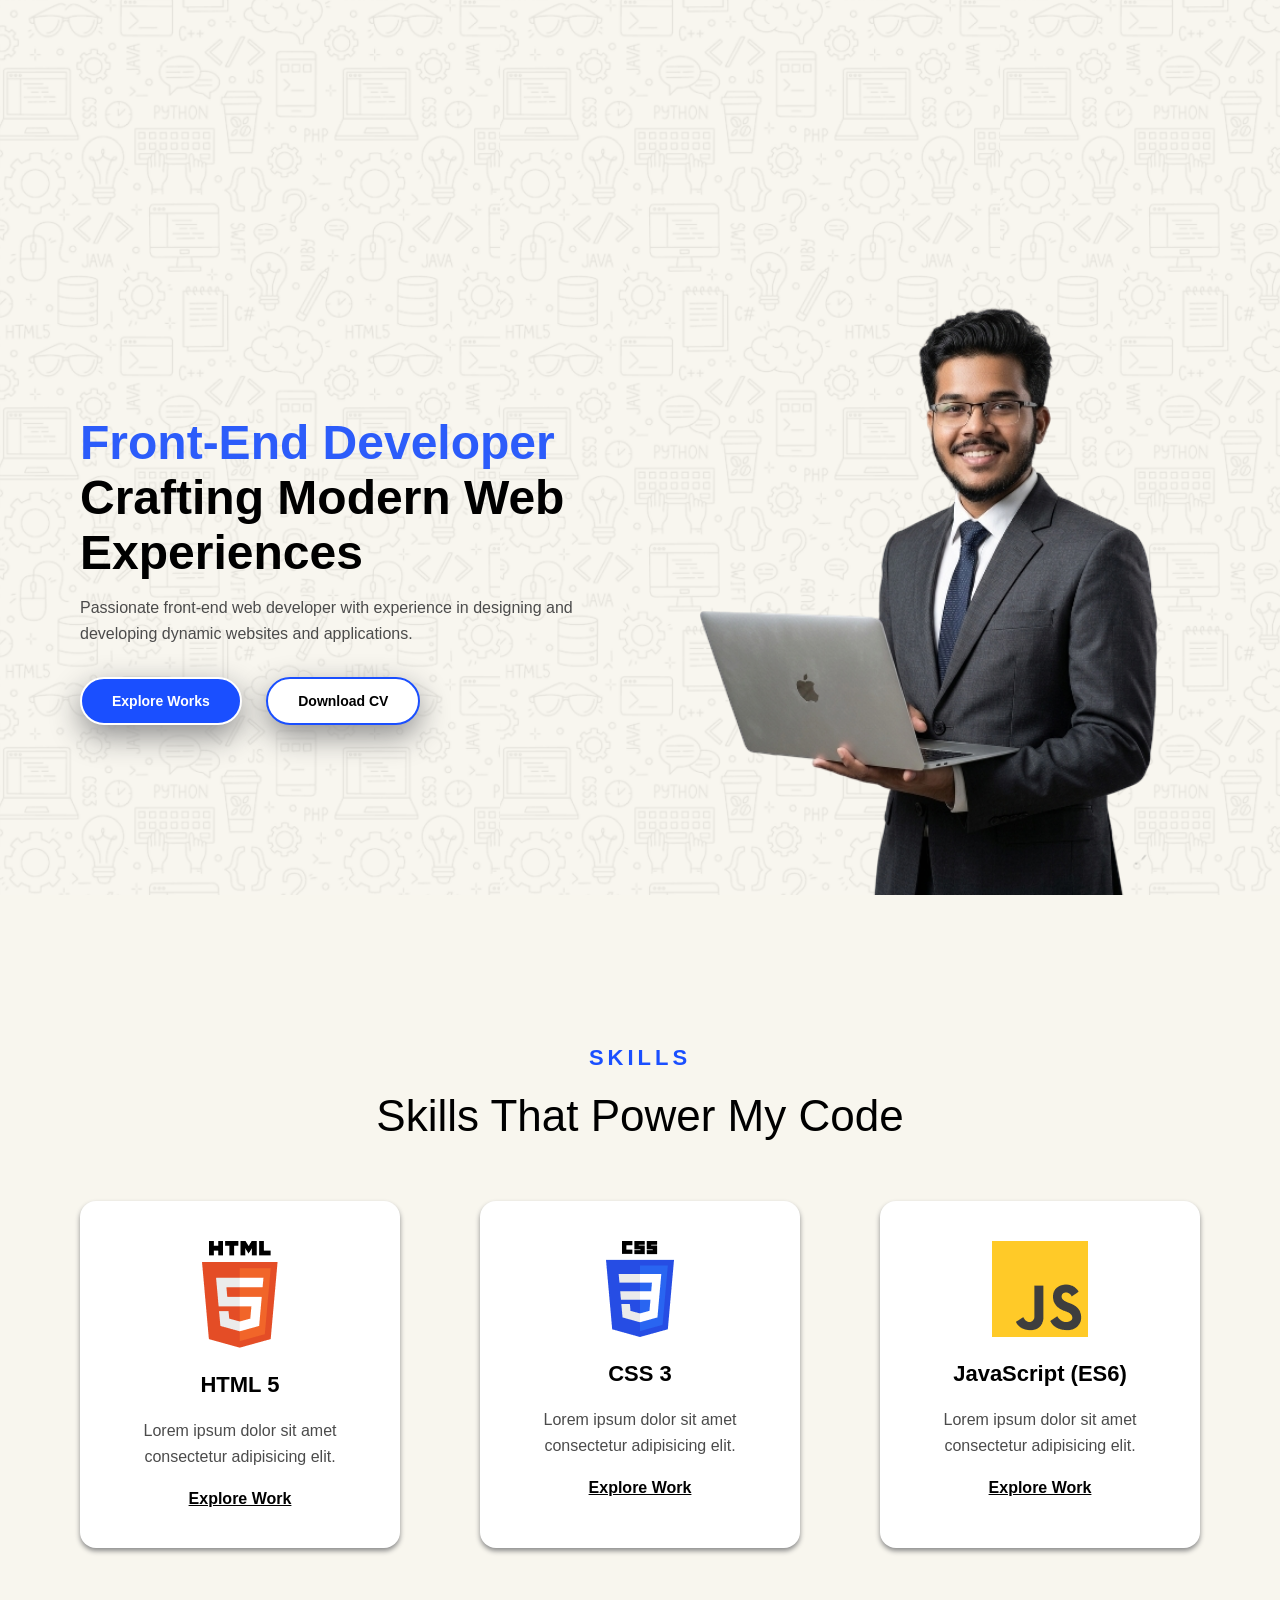
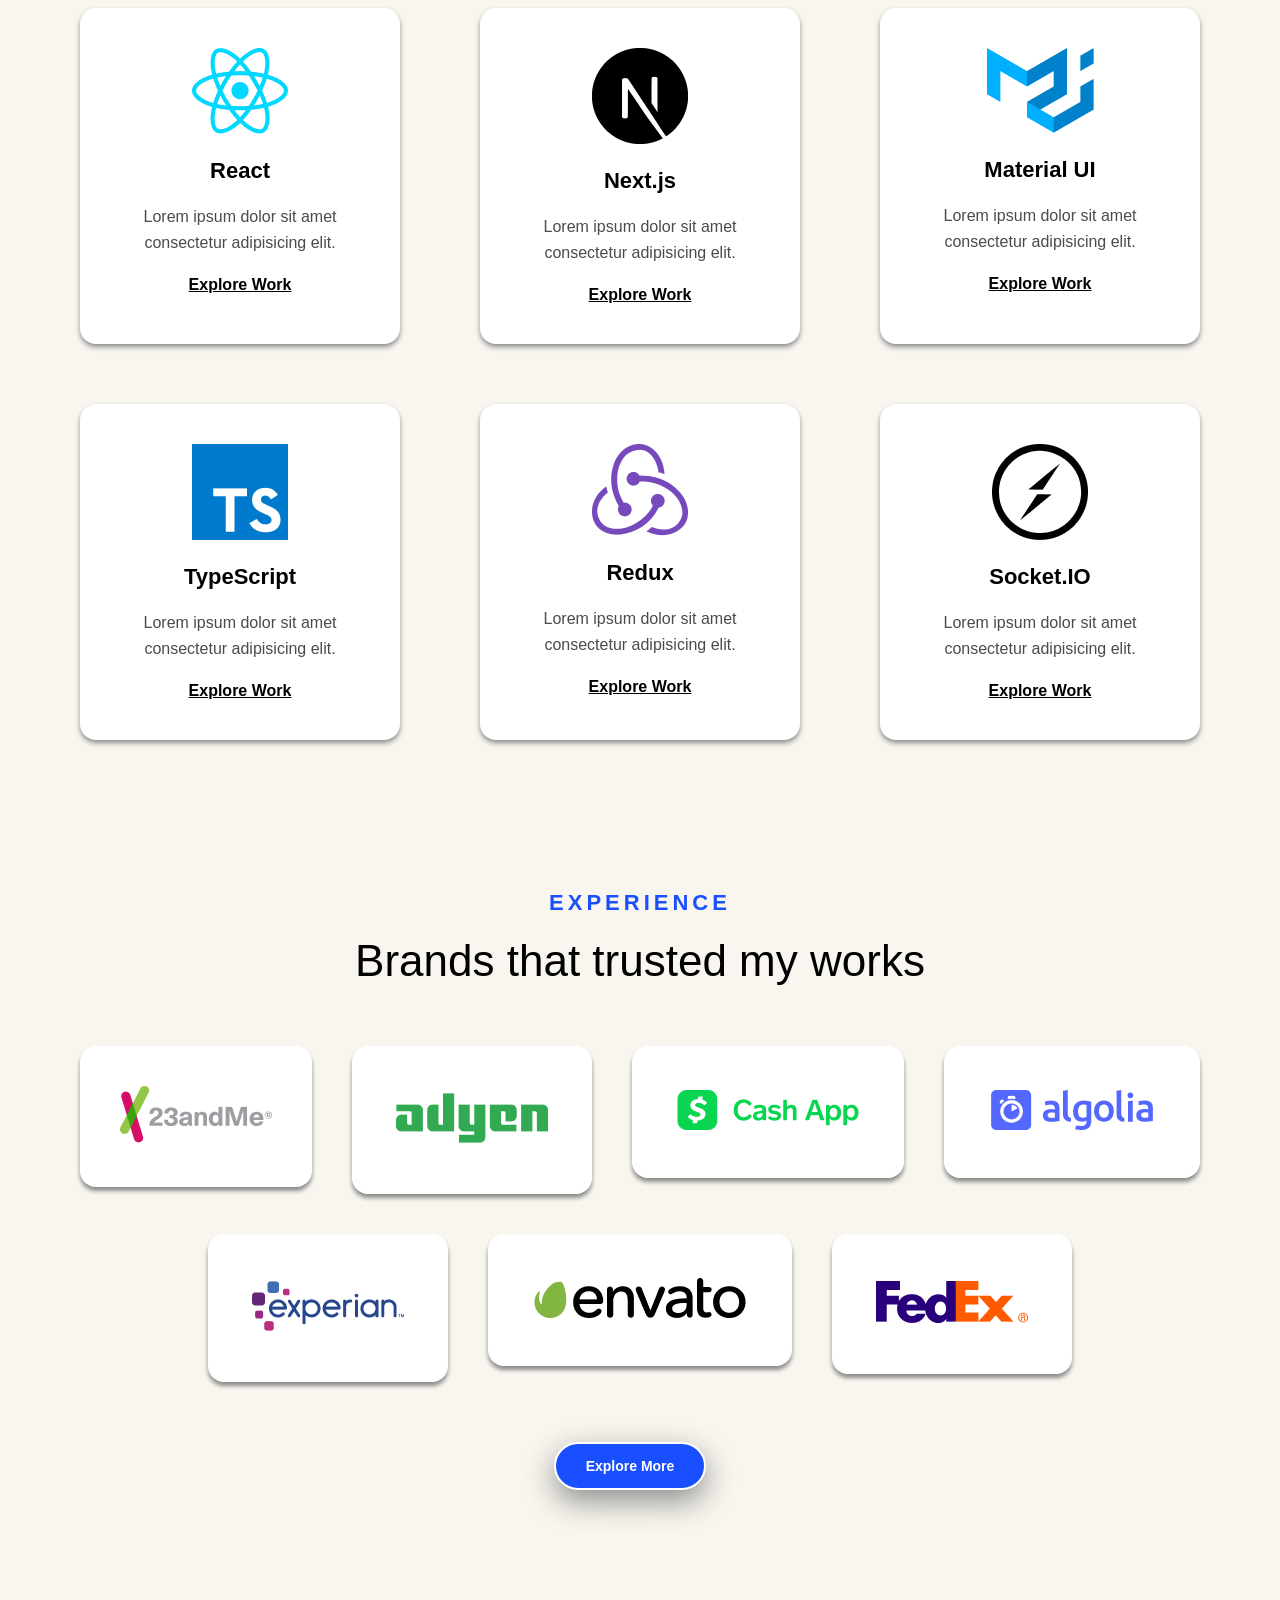
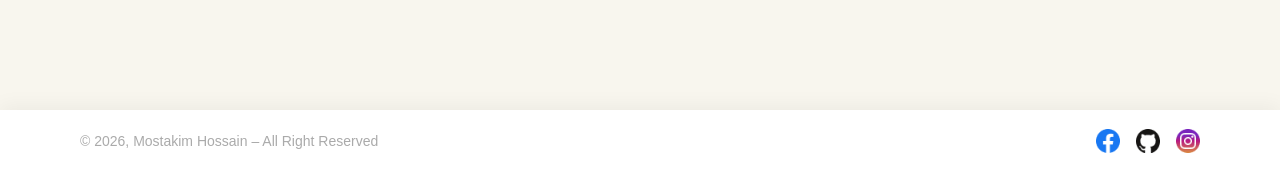
<file: antigravity respponsive/index.html>
<!DOCTYPE html>
<html lang="en">

<head>
    <meta charset="UTF-8">
    <meta name="viewport" content="width=device-width, initial-scale=1.0">
    <title>Mostakim | Home</title>
    <link rel="icon" href="assets/websie icon M.png">

    <link rel="stylesheet" href="style.css">
</head>

<body>
    <!-- hero section -->

    <div id="hero">
        <div id="hero-container" class="container">
            <div id="hero-text">
                <h1><span>Front-End Developer</span> Crafting Modern Web Experiences</h1>

                <p>Passionate front-end web developer with experience in designing and developing dynamic websites and
                    applications.</p>
                <div class="hero-btn">
                    <button class="btn">Explore Works</button>
                    <button class="btn2">Download CV</button>
                </div>
            </div>
            <div id="hero-image">
                <img src="assets/me.png" alt="">
            </div>
        </div>
    </div>

    <!-- skill section -->
    <div id="skill">
        <div id="skill container" class="container">
            <div class="heading">
                <h4>Skills</h4>
                <h2>Skills That Power My Code</h2>
            </div>
            <div class="card-box">
                <div class="card">
                    <img src="assets/html.png" alt="">
                    <h3>HTML 5</h3>
                    <p>Lorem ipsum dolor sit amet consectetur adipisicing elit.</p>
                    <a href="">Explore Work</a>
                </div>
                <div class="card">
                    <img src="assets/css.png" alt="">
                    <h3>CSS 3</h3>
                    <p>Lorem ipsum dolor sit amet consectetur adipisicing elit.</p>
                    <a href="">Explore Work</a>
                </div>
                <div class="card">
                    <img src="assets/js.png" alt="">
                    <h3>JavaScript (ES6)</h3>
                    <p>Lorem ipsum dolor sit amet consectetur adipisicing elit.</p>
                    <a href="">Explore Work</a>
                </div>

            </div>
            <div class="card-box">
                <div class="card">
                    <img src="assets/react.png" alt="">
                    <h3>React</h3>
                    <p>Lorem ipsum dolor sit amet consectetur adipisicing elit.</p>
                    <a href="">Explore Work</a>
                </div>
                <div class="card">
                    <img src="assets/next.png" alt="">
                    <h3>Next.js</h3>
                    <p>Lorem ipsum dolor sit amet consectetur adipisicing elit.</p>
                    <a href="">Explore Work</a>
                </div>
                <div class="card">
                    <img src="assets/mui.png" alt="">
                    <h3>Material UI</h3>
                    <p>Lorem ipsum dolor sit amet consectetur adipisicing elit.</p>
                    <a href="">Explore Work</a>
                </div>

            </div>
            <div class="card-box">
                <div class="card">
                    <img src="assets/typescript.png" alt="">
                    <h3>TypeScript</h3>
                    <p>Lorem ipsum dolor sit amet consectetur adipisicing elit.</p>
                    <a href="">Explore Work</a>
                </div>
                <div class="card">
                    <img src="assets/redux.png" alt="">
                    <h3>Redux</h3>
                    <p>Lorem ipsum dolor sit amet consectetur adipisicing elit.</p>
                    <a href="">Explore Work</a>
                </div>
                <div class="card">
                    <img src="assets/socket.png" alt="">
                    <h3>Socket.IO</h3>
                    <p>Lorem ipsum dolor sit amet consectetur adipisicing elit.</p>
                    <a href="">Explore Work</a>
                </div>

            </div>
        </div>
    </div>

    <!-- experience section -->
    <div id="exp">
        <div id="exp-container" class="container">
            <div class="heading">
                <h4>Experience</h4>
                <h2>Brands that trusted my works</h2>
            </div>
            <div class="comp-cards">
                <a href="https://www.23andme.com/?srsltid=AfmBOoq5OPsmshM1Zv9H9POGUrscAlkQRJqautSvY4ipvyZm44RT63Hj"
                    target="_blank">
                    <div class="brands">

                        <img src="assets/brands-1.png" alt="23andme">

                    </div>
                </a>
                <a href="https://www.adyen.com/" target="_blank">
                    <div class="brands">

                        <img src="assets/brands-2.png" alt="adyen">

                    </div>
                </a>
                <a href="https://play.google.com/store/apps/details?id=com.squareup.cash&hl=en" target="_blank">
                    <div class="brands">

                        <img src="assets/brands-3.png" alt="cash app">

                    </div>
                </a>
                <a href="https://www.algolia.com/" target="_blank">
                    <div class="brands">

                        <img src="assets/brands-4.png" alt="algolia">

                    </div>
                </a>
                <a href="https://www.experian.com/" target="_blank">
                    <div class="brands">

                        <img src="assets/brands-5.png" alt="experian">

                    </div>
                </a>
                <a href="https://elements.envato.com/?srsltid=AfmBOopQHeaHXt1V6J1I0JmTtSNlZuUNoBLjtfrAPduVcAK2z_wOfQS1"
                    target="_blank">
                    <div class="brands">

                        <img src="assets/brands-6.png" alt="envato">

                    </div>
                </a>
                <a href="https://www.fedex.com/" target="_blank">
                    <div class="brands">

                        <img src="assets/brands-7.png" alt="fedex">

                    </div>
                </a>
            </div>
            <div class="btn-container">
                <button class="btn">Explore More</button>
            </div>
        </div>
    </div>

    <!-- footer section -->
    <footer>
        <div id="footer-container" class="container">
            <p>© 2026, Mostakim Hossain – All Right Reserved</p>
            <div class="social-icons">
                <a href="https://www.facebook.com/hira1093" target="_blank">
                    <img src="assets/icon-fb.png" alt="Facebook">
                </a>
                <a href="https://github.com/mostakimhossain3581" target="_blank">
                    <img src="assets/icon-github.png" alt="GitHub">
                </a>
                <a href="https://www.instagram.com/_hiiiiiiira_/" target="_blank">
                    <img src="assets/icon-instagram.png" alt="Instagram">
                </a>
            </div>
        </div>
    </footer>

</body>

</html>
</file>
<file: antigravity respponsive/style.css>
* {
    margin: 0;
    padding: 0;
    font-family: plus-jakarta, sans-serif;
    box-sizing: border-box;
}

body {
    background-color: #f8f6ee;
}

/* common class */
.btn {
    background-color: #1a4fff;
    color: #fff;
    padding: 14px 30px;
    border-radius: 30px;
    font-size: 14px;
    font-weight: bold;
    box-shadow: 0px 11px 31px 0px #8C8C8C;
    cursor: pointer;
    margin-right: 20px;
    margin-bottom: 10px;
    border: 2px solid white;
    transition: all 1s;
}

.btn:hover {
    background-color: white;
    color: black;
    border-color: white;
}

.btn2 {
    background-color: white;
    padding: 14px 30px;
    border-radius: 30px;
    font-size: 14px;
    font-weight: bold;
    color: black;
    box-shadow: 0px 11px 31px 0px #8C8C8C;
    cursor: pointer;
    border: 2px solid #1a4fff;
    transition: all 1s;
}

.btn2:hover {
    background-color: #1a4fff;
    color: white;
    border-color: #1a4fff;
}

.container {
    width: 87.5%;
    margin: 0 auto;
}

.heading {
    margin-bottom: 60px;
    text-align: center;

}

.heading h4 {
    font-size: 22px;
    text-transform: uppercase;
    letter-spacing: 4px;
    color: #1a4fff;
    font-weight: bold;
    margin-bottom: 20px;

}

.heading h2 {
    font-size: 44px;
    font-weight: 500;
}

.card-box {
    display: flex;
    text-align: center;
    justify-content: space-between;
    gap: 30px;
    margin-bottom: 60px;
}

.card {
    background-color: #fff;
    padding: 40px;
    border-radius: 16px;
    box-shadow: 0px 3px 5px #8C8C8C;
    width: 320px;
    transition: transform 0.3s ease, opacity 0.3s ease;

}

.card:hover {
    transform: scale(1.1);
    opacity: 0.9;
    background-color: #dedede;
}

.card * {
    margin-bottom: 20px;
}

.card h3 {
    font-size: 22px;
    font-weight: bold;
}

.card p {
    font-size: 16px;
    color: #4B4B4B;
    font-weight: 500;
    line-height: 26px;
}

.card a {
    color: black;
    font-weight: bold;

}

.brands {
    padding: 40px;
    background-color: white;
    box-shadow: 0px 4px 4px #8C8C8C;
    border-radius: 16px;
    cursor: pointer;
    transition: transform 0.3s ease, opacity 0.3s ease;
}

.brands:hover {
    transform: scale(1.05);
    background-color: #f6f6f6;
}

/* common class end */


#hero {

    margin-bottom: 150px;
    padding-top: 20px;

    background-image: url(./assets/Hero-bg.png);
    background-size: 500px;
}

#hero-container {
    display: flex;
    align-items: flex-end;
    justify-content: space-between;
    gap: 40px;
    width: 87.5%;
    margin: 0 auto;
    padding-right: 20px;
    height: 97.2vh;


}

#hero-text {
    padding-bottom: 160px;
}

#hero-text h1 {
    font-size: 48px;
    padding-bottom: 15px;

}

#hero-text h1 span {
    color: #2c5cfa;

}

#hero-text p {
    font-size: 16px;
    color: #4B4B4B;
    font-weight: 500;
    line-height: 26px;
    margin-bottom: 30px;
}

#hero-image img {
    width: 500px;
    vertical-align: middle;
}

#skill,
#exp {
    margin-bottom: 150px;
}

.comp-cards {
    display: flex;

    justify-content: center;
    gap: 40px;
    flex-wrap: wrap;

}

.btn-container {
    text-align: center;
    padding: 60px 0;
}

footer {
    background: #ffffff;
    padding: 19px 0;
    box-shadow: 0px -4px 20px rgba(0, 0, 0, 0.05);
}

#footer-container {
    display: flex;
    align-items: center;
    justify-content: space-between;
}

footer p {
    color: #aaaaaa;
    font-size: 14px;
    margin: 0;
}

.social-icons {
    display: flex;
    gap: 16px;
    align-items: center;
}

.social-icons a {
    display: inline-flex;
    align-items: center;
    justify-content: center;
    transition: transform 0.3s ease;
}

.social-icons a:hover {
    transform: scale(1.2);
}

.social-icons img {
    width: 24px;
    height: 24px;
}

/* responsive section */

html,
body {
    overflow-x: hidden;
}

/* laptops or Medium Screens */
@media (max-width: 1024px) {
    .container {
        width: 90%;
    }

    #hero {
        margin-bottom: 80px;
        background-size: 400px;
        background-position: center 20px;
    }

    #hero-container {
        height: auto;
        padding-top: 60px;
        padding-bottom: 0px;
        flex-direction: column;
        align-items: center;
        justify-content: center;
        text-align: center;
        gap: 40px;
    }

    #hero-text {
        padding-bottom: 0;
        width: 100%;
    }

    .hero-btn {
        display: flex;
        justify-content: center;
        flex-wrap: wrap;
        gap: 12px;
    }

    .hero-btn .btn,
    .hero-btn .btn2 {
        margin-right: 0;
        margin-bottom: 0;
    }

    #hero-image {
        display: flex;
        justify-content: center;
        width: 100%;
    }

    #hero-image img {
        width: 100%;
        max-width: 420px;
        height: auto;
    }

    #skill,
    #exp {
        margin-bottom: 80px;
    }

    .heading {
        margin-bottom: 40px;
    }

    .heading h2 {
        font-size: 36px;
    }

    .card-box {
        flex-wrap: wrap;
        justify-content: center;
        gap: 20px;
        margin-bottom: 40px;
    }

    .card {
        width: calc(50% - 10px);
        min-width: 280px;
        max-width: 360px;
        padding: 30px 20px;
    }
}

/* big mobile devices */
@media (max-width: 768px) {
    #hero {
        background-size: 300px;
    }

    #hero-container {
        padding-bottom: 0;
    }

    #hero-text h1 {
        font-size: 34px;
        line-height: 1.2;
    }

    .heading h4 {
        font-size: 18px;
        margin-bottom: 10px;
    }

    .heading h2 {
        font-size: 26px;
    }

    .card {
        width: 100%;
        max-width: 360px;
        margin-bottom: 10px;
    }

    .card-box {
        margin-bottom: 20px;
    }

    .comp-cards {
        gap: 16px;
    }

    .brands {
        padding: 20px 30px;
    }
}

/* Mobiles devices */
@media (max-width: 600px) {
    #footer-container {
        flex-direction: column;
        gap: 20px;
        text-align: center;
    }

    footer p {
        line-height: 1.6;
    }

    footer {
        padding: 22px 20px;
    }

    .card:hover {
        transform: scale(1.04);
    }

    .card {
        margin: 6px 20px;
    }

    #hero-container {
        padding-bottom: 0;
    }
}
</file>
